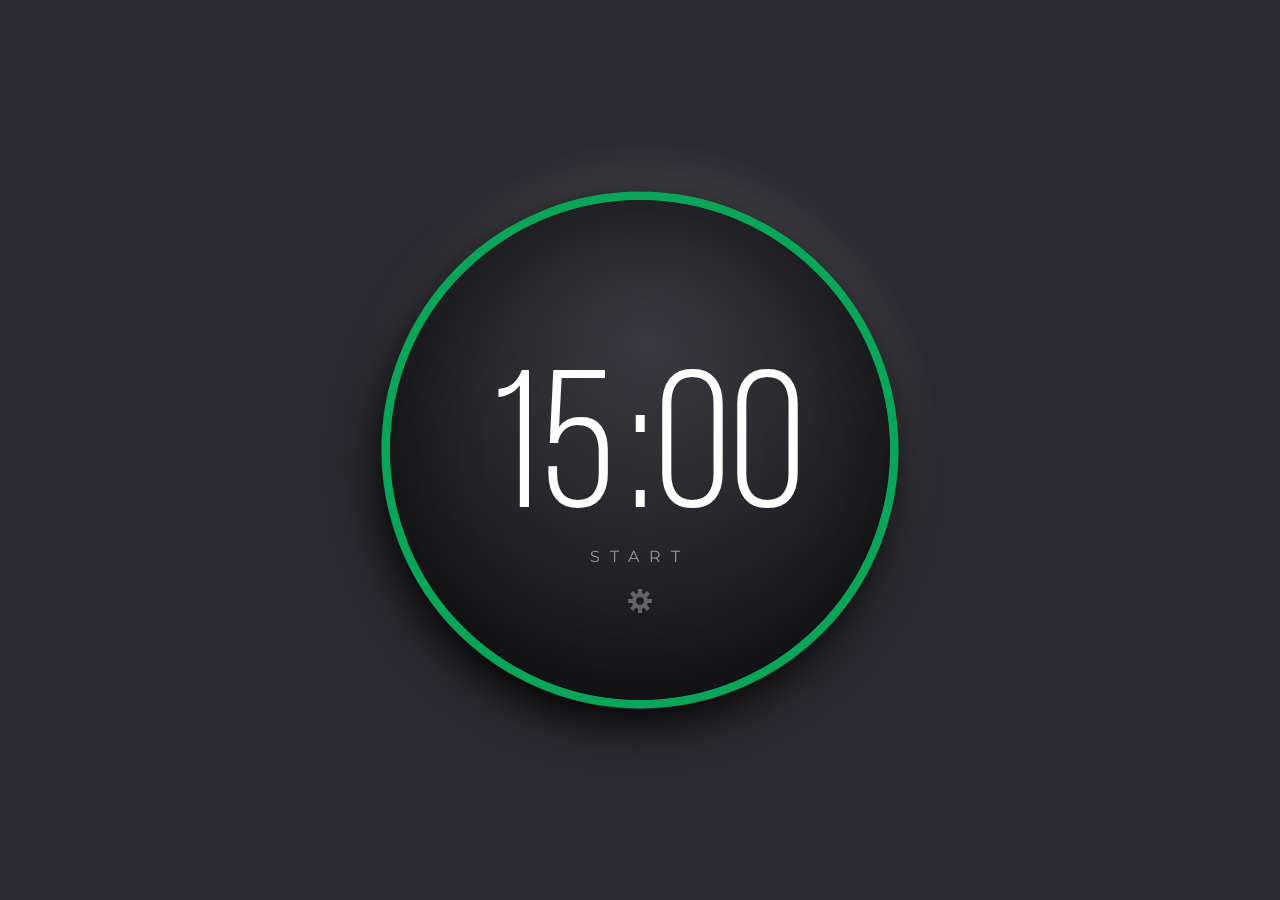
<file: CountDownClock/index.html>
<!DOCTYPE html>
<html lang="en">
  <head>
    <meta charset="UTF-8" />
    <meta http-equiv="X-UA-Compatible" content="IE=edge" />
    <meta name="viewport" content="width=device-width, initial-scale=1.0" />
    <title>01 - Pomodoro || Advent of JavaScript</title>
    <link rel="stylesheet" href="./styles.css" />
  </head>

  <body>
    <div class="wrapper">
      <div class="ring">
        <svg width="518" height="518" viewBox="0 0 518 518">
          <circle stroke-width="9px" x="0" y="y" cx="259" cy="259" r="254" />
        </svg>
      </div>

      <div class="timer">
        <div class="time">
          <div class="minutes">
            <input type="text" value="15" disabled />
          </div>
          <div class="colon">:</div>
          <div class="seconds">
            <input type="text" value="00" max="59" disabled />
          </div>
        </div>
        <button class="start">start</button>
        <button class="settings">
          <img src="images/gear.svg" alt="Settings" />
        </button>
      </div>
    </div>
    <script src="./index.js"></script>
  </body>
</html>
</file>
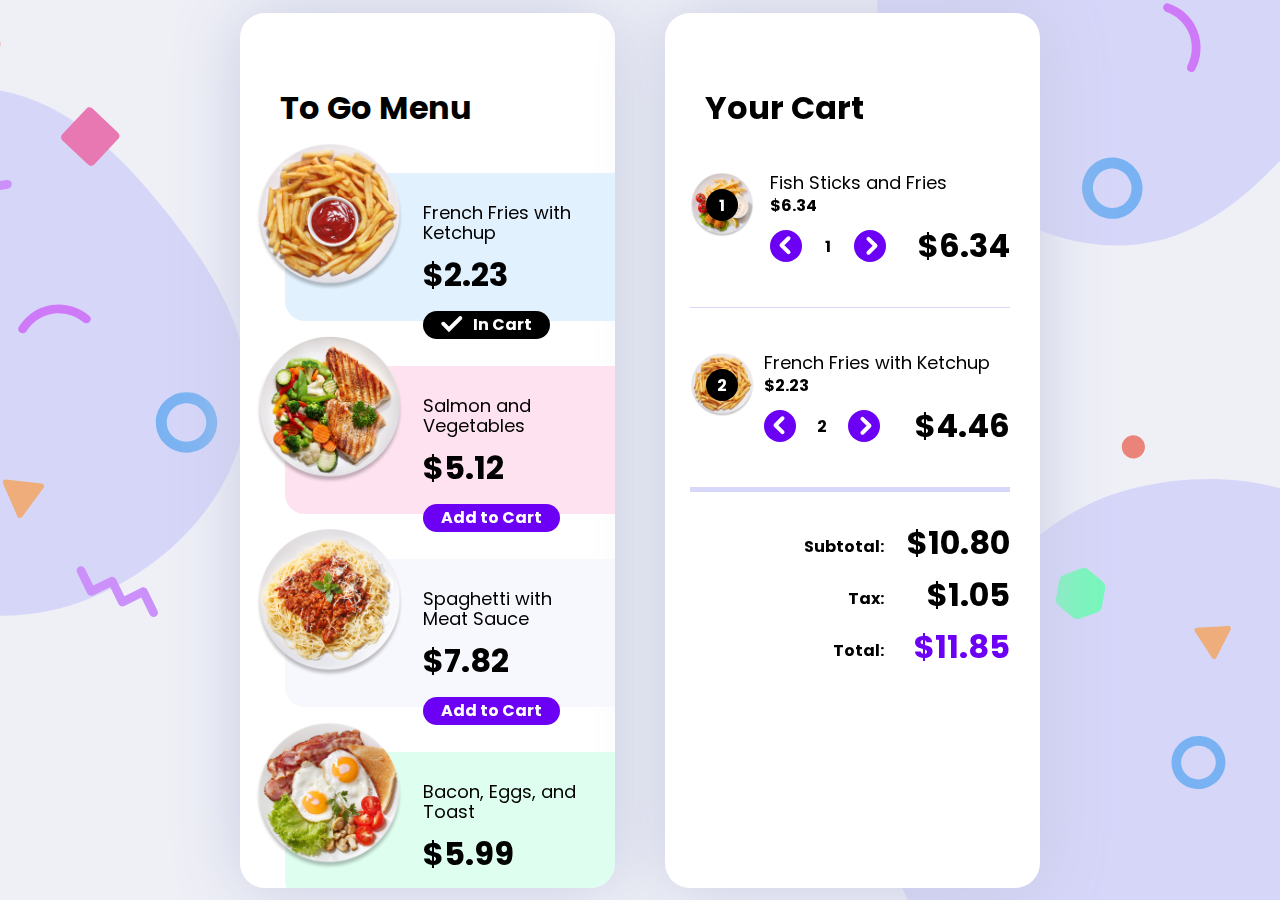
<file: Ecom/index.html>
<!DOCTYPE html>
<html lang="en">
  <head>
    <meta charset="UTF-8" />
    <meta http-equiv="X-UA-Compatible" content="IE=edge" />
    <meta name="viewport" content="width=device-width, initial-scale=1.0" />
    <title>02 - E-Commerce Component || Advent of JavaScript</title>
    <link rel="stylesheet" href="./styles.css" />
  </head>

  <body>
    <div class="wrapper menu">
      <div class="panel">
        <h1>To Go Menu</h1>
        <ul class="menu">
          <li>
            <div class="plate">
              <img
                src="images/plate__french-fries.png"
                alt="French Fries"
                class="plate"
              />
            </div>
            <div class="content">
              <p class="menu-item">French Fries with Ketchup</p>
              <p class="price">$2.23</p>
              <button class="in-cart">
                <img src="images/check.svg" alt="Check" />
                In Cart
              </button>
            </div>
          </li>
          <li>
            <div class="plate">
              <img
                src="images/plate__salmon-vegetables.png"
                alt="Salmon and Vegetables"
                class="plate"
              />
            </div>
            <div class="content">
              <p class="menu-item">Salmon and Vegetables</p>
              <p class="price">$5.12</p>
              <button class="add">Add to Cart</button>
            </div>
          </li>
          <li>
            <div class="plate">
              <img
                src="images/plate__spaghetti-meat-sauce.png"
                alt="Spaghetti Meat Sauce"
                class="plate"
              />
            </div>
            <div class="content">
              <p class="menu-item">Spaghetti with Meat Sauce</p>
              <p class="price">$7.82</p>
              <button class="add">Add to Cart</button>
            </div>
          </li>
          <li>
            <div class="plate">
              <img
                src="images/plate__bacon-eggs.png"
                alt="Bacon, Eggs, and Toast"
                class="plate"
              />
            </div>
            <div class="content">
              <p class="menu-item">Bacon, Eggs, and Toast</p>
              <p class="price">$5.99</p>
              <button class="add">Add to Cart</button>
            </div>
          </li>
          <li>
            <div class="plate">
              <img
                src="images/plate__chicken-salad.png"
                alt="Chicken Salad with Parmesean"
                class="plate"
              />
            </div>
            <div class="content">
              <p class="menu-item">Chicken Salad with Parmesan</p>
              <p class="price">$6.98</p>
              <button class="add">Add to Cart</button>
            </div>
          </li>
          <li>
            <div class="plate">
              <img
                src="images/plate__fish-sticks-fries.png"
                alt="Fish Sticks and Fries"
                class="plate"
              />
            </div>
            <div class="content">
              <p class="menu-item">Fish Sticks and Fries</p>
              <p class="price">$6.34</p>
              <button class="add">Add to Cart</button>
            </div>
          </li>
        </ul>
      </div>

      <div class="panel cart">
        <h1>Your Cart</h1>
        <!-- <p class="empty">Your cart is empty.</p> -->

        <ul class="cart-summary">
          <!-- item 1 -->
          <li>
            <div class="plate">
              <img
                src="images/plate__fish-sticks-fries.png"
                alt="Fish Sticks and Fries"
                class="plate"
              />
              <div class="quantity">1</div>
            </div>
            <div class="content">
              <p class="menu-item">Fish Sticks and Fries</p>
              <p class="price">$6.34</p>
            </div>
            <div class="quantity__wrapper">
              <button class="decrease">
                <img src="images/chevron.svg" />
              </button>
              <div class="quantity">1</div>
              <button class="increase">
                <img src="images/chevron.svg" />
              </button>
            </div>
            <div class="subtotal">$6.34</div>
          </li>

          <!-- item 2 -->
          <li>
            <div class="plate">
              <img
                src="images/plate__french-fries.png"
                alt="French Fries"
                class="plate"
              />
              <div class="quantity">2</div>
            </div>
            <div class="content">
              <p class="menu-item">French Fries with Ketchup</p>
              <p class="price">$2.23</p>
            </div>
            <div class="quantity__wrapper">
              <button class="decrease">
                <img src="images/chevron.svg" />
              </button>
              <div class="quantity">2</div>
              <button class="increase">
                <img src="images/chevron.svg" />
              </button>
            </div>
            <div class="subtotal">$4.46</div>
          </li>
        </ul>

        <div class="totals">
          <div class="line-item">
            <div class="label">Subtotal:</div>
            <div class="amount price subtotal">$10.80</div>
          </div>
          <div class="line-item">
            <div class="label">Tax:</div>
            <div class="amount price tax">$1.05</div>
          </div>
          <div class="line-item total">
            <div class="label">Total:</div>
            <div class="amount price total">$11.85</div>
          </div>
        </div>
      </div>
    </div>
    <script src="app.js"></script>
  </body>
</html>
</file>
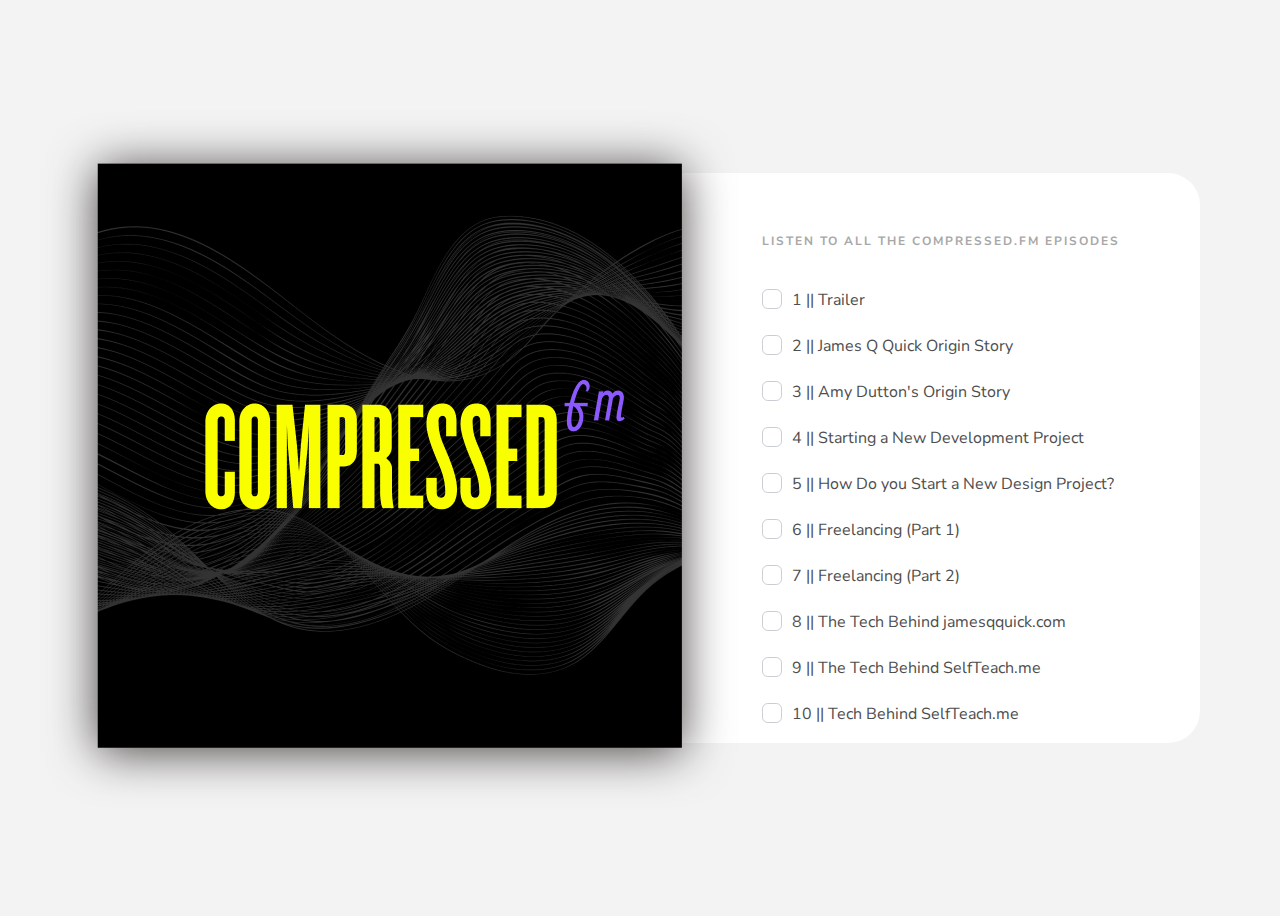
<file: MultipleCheckboxSelections/index.html>
<!DOCTYPE html>
<html lang="en">

<head>
  <meta charset="UTF-8">
  <meta http-equiv="X-UA-Compatible" content="IE=edge">
  <meta name="viewport" content="width=device-width, initial-scale=1.0">
  <title>04 - Multiple Checkboxes || Advent of JavaScript</title>
  <link rel="stylesheet" href="./styles.css" />
</head>

<body>

  <div class="wrapper">
    <div class="cover">
      <img src="./images/podcast-cover.png" alt="Compressed.fm" />
    </div>
    <div class="content">
      <h1>Listen to all the Compressed.fm Episodes</h1>

      <ul class="episodes">
        <li>
          <label for="episode-1">
            <input type="checkbox" name="episode-1" id="episode-1" />
            <span>1 || Trailer</span>
          </label>
        </li>
        <li>
          <label for="episode-2">
            <input type="checkbox" name="episode-2" id="episode-2" />
            <span>2 || James Q Quick Origin Story</span>
          </label>
        </li>
        <li>
          <label for="episode-3">
            <input type="checkbox" name="episode-3" id="episode-3" />
            <span>3 || Amy Dutton's Origin Story</span>
          </label>
        </li>
        <li>
          <label for="episode-4">
            <input type="checkbox" name="episode-4" id="episode-4" />
            <span>4 || Starting a New Development Project</span>
          </label>
        </li>
        <li>
          <label for="episode-5">
            <input type="checkbox" name="episode-5" id="episode-5" />
            <span>5 || How Do you Start a New Design Project?</spa>
          </label>
        </li>
        <li>
          <label for="episode-6">
            <input type="checkbox" name="episode-6" id="episode-6" />
            <span>6 || Freelancing (Part 1)</span>
          </label>
        </li>
        <li>
          <label for="episode-7">
            <input type="checkbox" name="episode-7" id="episode-7" />
            <span>7 || Freelancing (Part 2)</span>
          </label>
        </li>
        <li>
          <label for="episode-8">
            <input type="checkbox" name="episode-8" id="episode-8" />
            <span>8 || The Tech Behind jamesqquick.com</span>
          </label>
        </li>
        <li>
          <label for="episode-9">
            <input type="checkbox" name="episode-9" id="episode-9" />
            <span>9 || The Tech Behind SelfTeach.me</span>
          </label>
        </li>
        <li>
          <label for="episode-10">
            <input type="checkbox" name="episode-10" id="episode-10" />
            <span>10 || Tech Behind SelfTeach.me</spa>
          </label>
        </li>
      </ul>
    </div>
  </div>
  <script src="app.js"></script>
</body>

</html>
</file>
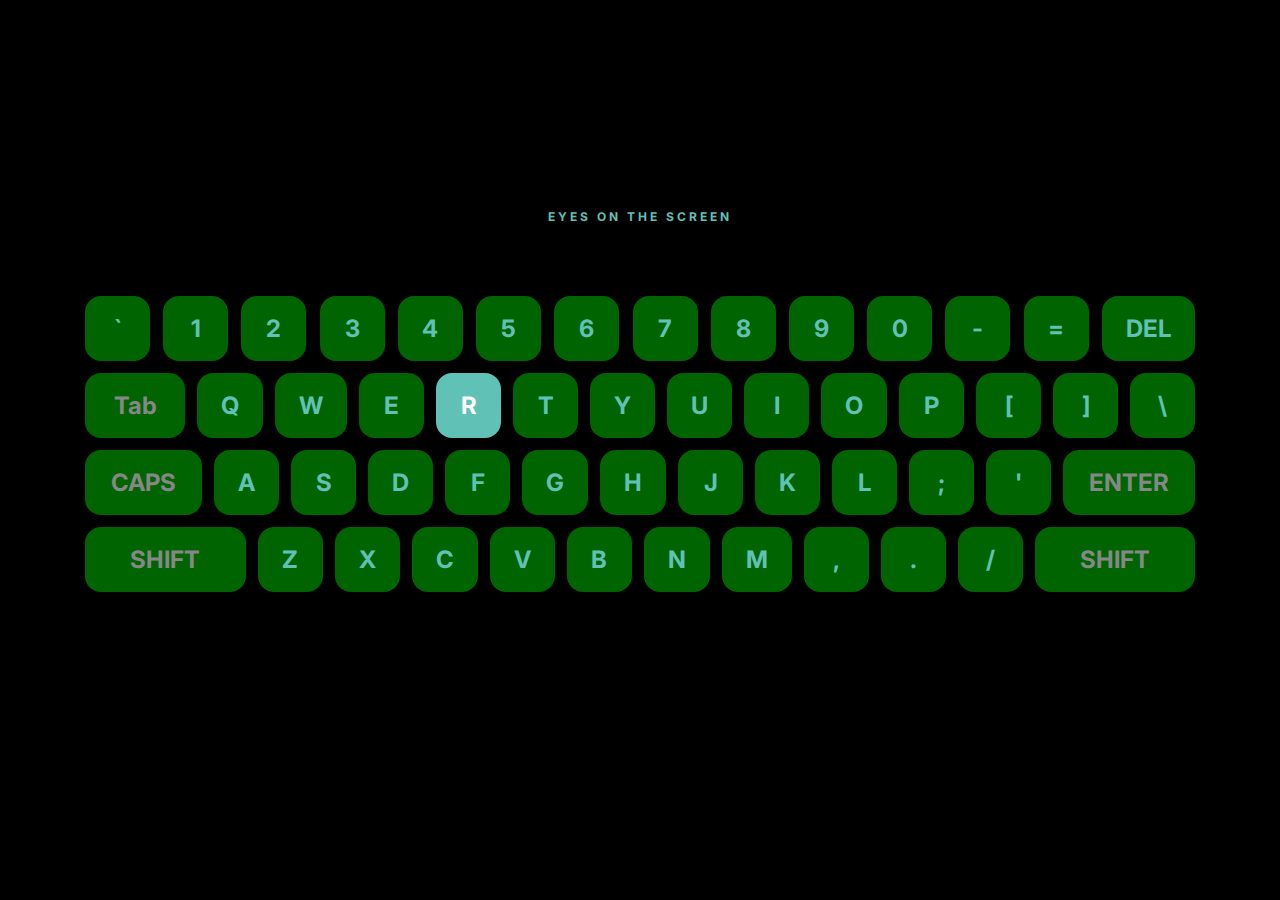
<file: JigglyKeyboard/STARTER-FILES/index.html>
<!DOCTYPE html>
<html lang="en">
  <head>
    <meta charset="UTF-8" />
    <meta http-equiv="X-UA-Compatible" content="IE=edge" />
    <meta name="viewport" content="width=device-width, initial-scale=1.0" />
    <title>04 - Eyes on the Screen || Advent of JavaScript</title>
    <link rel="stylesheet" href="styles.css" />
  </head>

  <body style="background-color: black">
    <div class="keyboard">
      <h1>Eyes on the Screen</h1>
      <div class="row">
        <button class="key" data-key="`">`</button>
        <button class="key" data-key="1">1</button>
        <button class="key" data-key="2">2</button>
        <button class="key" data-key="3">3</button>
        <button class="key" data-key="4">4</button>
        <button class="key" data-key="5">5</button>
        <button class="key" data-key="6">6</button>
        <button class="key" data-key="7">7</button>
        <button class="key" data-key="8">8</button>
        <button class="key" data-key="9">9</button>
        <button class="key" data-key="0">0</button>
        <button class="key" data-key="-">-</button>
        <button class="key" data-key="=">=</button>
        <button class="key" data-key="BACKSPACE">DEL</button>
      </div>
      <div class="row">
        <button class="key utility" data-key="TAB">Tab</button>
        <button class="key" data-key="Q">Q</button>
        <button class="key" data-key="W">W</button>
        <button class="key" data-key="E">E</button>
        <button class="key jiggle" data-key="R">R</button>
        <button class="key" data-key="T">T</button>
        <button class="key" data-key="Y">Y</button>
        <button class="key" data-key="U">U</button>
        <button class="key" data-key="I">I</button>
        <button class="key" data-key="O">O</button>
        <button class="key" data-key="P">P</button>
        <button class="key" data-key="[">[</button>
        <button class="key" data-key="]">]</button>
        <button class="key" data-key="\">\</button>
      </div>
      <div class="row">
        <button class="key utility" data-key="CAPSLOCK">CAPS</button>
        <button class="key" data-key="A">A</button>
        <button class="key" data-key="S">S</button>
        <button class="key" data-key="D">D</button>
        <button class="key" data-key="F">F</button>
        <button class="key" data-key="G">G</button>
        <button class="key" data-key="H">H</button>
        <button class="key" data-key="J">J</button>
        <button class="key" data-key="K">K</button>
        <button class="key" data-key="L">L</button>
        <button class="key" data-key=";">;</button>
        <button class="key" data-key="'">'</button>
        <button class="key utility" data-key="ENTER">ENTER</button>
      </div>
      <div class="row">
        <button class="key utility" data-key="SHIFT">SHIFT</button>
        <button class="key" data-key="Z">Z</button>
        <button class="key" data-key="X">X</button>
        <button class="key" data-key="C">C</button>
        <button class="key" data-key="V">V</button>
        <button class="key" data-key="B">B</button>
        <button class="key" data-key="N">N</button>
        <button class="key" data-key="M">M</button>
        <button class="key" data-key=",">,</button>
        <button class="key" data-key=".">.</button>
        <button class="key" data-key="/">/</button>
        <button class="key utility" data-key="SHIFT">SHIFT</button>
      </div>
    </div>
    <script src="app.js"></script>
  </body>
</html>
</file>
<file: CountDownClock/styles.css>
@import url('https://fonts.googleapis.com/css2?family=Montserrat:wght@700&display=swap');

@font-face {
  font-family: "bebas";
  src: url('./fonts/bebasneue-book-webfont.woff') format('woff'),
      url('./fonts/bebasneue-book-webfont.woff2') format('woff2');
}

body {
  align-items: center;
  background: #2B2A30;
  display: flex;
  justify-content: center;
  margin: 0;
  min-height: 100vh;
  min-width: 100vw;
  padding: 0;
}

/* outer glow */
.wrapper {
  align-items: center;
  border-radius: 50%;
  box-shadow: -5px 14px 44px #000000, 5px -16px 50px rgba(255, 255, 255, 0.15);
  display: flex;
  height: 518px;
  justify-content: center;
  position: relative;
  width: 518px;
}

.ring {
  position: absolute;
  left: 0;
  stroke: #09A65A;
  top: 0;
  z-index: 1;
}

.ring.ending circle {
  stroke: #900A0A;
}

/* inner circle */
.timer {
  align-items: center;
  background: radial-gradient(71.4% 71.4% at 51.7% 28.6%, #3A393F 0%, #17171A 100%);
  border-radius: 50%;
  box-shadow: inset 0px 0px 114px rgba(0, 0, 0, 0.45);
  color: white;
  display: flex;
  flex-direction: column;
  height: 500px;
  justify-content: center;
  position: relative;
  width: 500px;
  z-index: 2;
}

/* actual time */
.time {
  display: flex;
  font-family: "bebas";
  font-size: 196px;
  margin: 30px auto;
  position: relative;
  top: 30px;
}

input[type="text"] {
  border: 0;
  border-bottom: 1px dashed white;
  background: none;
  color: white;
  font-family: "bebas";
  font-size: 196px;
  height: 170px;
  width: 150px;
  text-align: center;
  outline: none;
}

input[type=text]:disabled {
  border-bottom: none;
}

.start {
  cursor: pointer;
  font-family: 'Montserrat', sans-serif;
  font-size: 16px;
  letter-spacing: 10px;
  line-height: 20px;
  background: none;
  color: white;
  opacity: .5;
  border: none;
  text-transform: uppercase;
  margin-bottom: 20px;
}

.start:hover {
  opacity: 1;
}

.settings {
  border: none;
  background: none;
  cursor: pointer;
  opacity: 0.3;
}

.settings:hover {
  opacity: 1;
}
</file>
<file: Ecom/styles.css>
@import url('https://fonts.googleapis.com/css2?family=Poppins:wght@400;700&display=swap');

body {
  background: url('images/bg__left.svg') left 10% no-repeat,
    url('images/bg__top-right.svg') right top no-repeat,
    #EFF0F6 url('images/bg__btm-right.svg') right bottom no-repeat;
  font-family: 'Poppins', sans-serif;
  margin: 0;
  padding: 0;
  min-height: 100%;
  min-width: 100%;
}

.wrapper {
  align-items: center;
  display: flex;
  justify-content: center;
  width: 100vw;
  gap: 50px;
  height: 100vh;
}

.panel {
  background: white;
  border-radius: 25px;
  box-sizing: border-box;
  box-shadow: 0px 0px 70px #C7CBE3;
  height: 875px;
  padding-top: 50px;
  overflow-y: scroll;
  width: 375px;
}

h1 {
  padding-left: 40px;
  font-size: 2rem;
  font-weight: bold;
  padding-bottom: 20px;
}

ul {
  list-style-type: none;
  margin: 0;
  padding: 0;
}

ul.menu li {
  margin-left: 15px;
  display: flex;
  padding-right: 30px;
  position: relative;
  gap: 20px;
  margin-bottom: 45px;
}

ul.menu li:nth-child(4n + 1):before {
  --background: #e1f1fe
}

ul.menu li:nth-child(4n + 2):before {
  --background: #ffe2f0
}

ul.menu li:nth-child(4n + 3):before {
  --background: #f7f7fe
}

ul.menu li:nth-child(4n + 4):before {
  --background: #defef0
}

ul.menu li:before {
  background: var(--background);
  border-bottom-left-radius: 20px;
  border-top-left-radius: 20px;
  content: '';
  display: block;
  width: 100%;
  height: 100%;
  position: absolute;
  left: 30px;
  top: 0;
  z-index: 1;
}

ul.menu .plate {
  height: 148px;
  width: 148px;
  position: relative;
  z-index: 2;
  top: -15px;
}

ul.menu .content {
  padding-top: 30px;
  position: relative;
  width: 100%;
  z-index: 3;
}

.menu-item {
  font-size: 1.125rem;
  line-height: 20px;
  margin: 0 0 16px 0;
  padding: 0;
}

.price,
.subtotal{
  font-size: 2rem;
  line-height: 1;
  font-weight: bold;
}

ul.menu .price {
  margin: 0 0 20px 0;
  padding: 0;
}

button {
  background: #6B00F5;
  border: none;
  cursor: pointer;
  font-family: 'Poppins', sans-serif;
  border-radius: 20px;
  padding: 4px 18px;
  font-size: 1rem;
  color: white;
  font-weight: bold;
  line-height: 1.2;
  display: flex;
  align-items: center;
  justify-content: center;
  gap: 10px;
}

ul.menu button {
  position: absolute;
}

button.in-cart {
  background: black;
}

.cart p.empty {
  padding-left: 40px;
}

.cart-summary {
  border-bottom: 5px solid #D7D7F9;
  margin: 0 30px 0 25px;
}

.cart-summary li {
  display: grid;
  grid-template-areas: "plate content content"
    "plate quantity price";
}

.cart-summary .menu-item {
  margin-bottom: 5px;
}

.cart-summary p {
  margin-bottom: 0;
}

.cart-summary .price {
  margin: 0 0 16px 0;
  font-size: 1rem;
}

.cart .plate {
  position: relative;
  height: 64px;
  width: 64px;
  display: flex;
  align-items: center;
  justify-content: center;
  grid-area: plate;
}

.cart .plate img {
  height: 64px;
  width: 64px;
  position: absolute;
  left: 0;
  top: 0;
  z-index: 1;
}

.cart-summary .content {
  grid-area: content;
}

.cart .quantity {
  background: black;
  color: white;
  font-size: 1rem;
  grid-area: quantity;
  font-weight: bold;
  border-radius: 50%;
  height: 32px;
  width: 32px;
  display: flex;
  align-items: center;
  justify-content: center;
  z-index: 2;
}

.quantity__wrapper {
  display: flex;
  gap: 10px;
}

.quantity__wrapper .quantity {
  background: none;
  color: black;
}

.decrease,
.increase {
  padding: 0;
  height: 32px;
  width: 32px;
  display: block;
}

.decrease:hover,
.increase:hover {
  background: black;
}

.decrease img {
  top: 1px;
  position: relative;
  left: -1px;
}

.increase img {
  transform: rotate(180deg);
  position: relative;
  top: 1px;
  left: 2px;
}

.cart-summary li {
  border-bottom: 1px solid #D7D7F9;
  margin-bottom: 45px;
  padding-bottom: 45px;
}

.cart-summary li:last-child {
  border-bottom: 0;
  padding-bottom: 0;
}

.cart-summary li .subtotal {
  text-align: right;
}

.totals {
  padding: 35px 30px;
}

.line-item {
  display: flex;
  align-items: flex-end;
  text-align: right;
  margin-bottom: 20px;
}

.line-item .label {
  font-size: 1rem;
  font-weight: bold;
  width: 60%;
}

.line-item .amount {
  width: 40%;
}

.line-item.total .price {
  color: #6B00F5;
}
</file>
<file: MultipleCheckboxSelections/styles.css>
@import url('https://fonts.googleapis.com/css2?family=Nunito+Sans:wght@400;700&display=swap');

body {
  background: #F3F3F3;
  color: #4E4E4E;
  min-width: 100vw;
  min-height: 100vh;
  display: flex;
  align-items: center;
  font-family: 'Nunito Sans', sans-serif;
  justify-content: center;
}

.wrapper {
  display: flex;
  align-items: center;
}

.cover {
  filter: drop-shadow(0px 4px 24px #453F3F);
}

.content {
  background: white;
  border-top-right-radius: 32px;
  border-bottom-right-radius: 32px;
  padding: 60px 80px;
  height: 450px;
  overflow-y: scroll;
}

h1 {
  font-weight: bold;
  font-size: .75rem;
  letter-spacing: 2px;
  text-transform: uppercase;
  color: #A7A7A7;
  margin: 0 0 40px 0;
  padding: 0;
}

input[type="checkbox"] {
  display: none;
}

ul {
  list-style-type: none;
  margin: 0;
  padding: 0;
}

li {
  margin-bottom: 24px;
  font-size: 1rem;
}

label {
  cursor: pointer;
}

input[type="checkbox"] + span {
  background: url('./images/checkbox--unchecked.svg') left top no-repeat;
  background-size: 20px 20px;
  min-height: 20px;
  padding-left: 30px;
}

input[type="checkbox"]:checked + span {
  background-image: url('images/checkbox--checked.svg');
  text-decoration: line-through;
  color: #C9CDD1;
}

button {
  background: #8C59FF;
  border: none;
  border-radius: 24px;
  text-transform: uppercase;
  font-family: 'Nunito Sans', sans-serif;
  font-weight: bold;
  padding: 8px 25px;
  color: white;
  line-height: 1;
  letter-spacing: 2px;
  cursor: pointer;
}

button:hover {
  background: #543599;
}
</file>
<file: JigglyKeyboard/STARTER-FILES/styles.css>
@import url("https://fonts.googleapis.com/css2?family=Inter:wght@700&display=swap");

body {
  align-items: center;
  display: flex;
  justify-content: center;
  min-height: 100vh;
  min-width: 100vw;
  margin: 0;
  padding: 0;
}

.keyboard {
  padding: 45px 50px;
  border-radius: 50px;
  position: relative;
}

h1 {
  color: #60c1b6;
  font-family: "Inter", sans-serif;
  text-transform: uppercase;
  letter-spacing: 3px;
  font-weight: bold;
  font-size: 0.75rem;
  text-align: center;
  position: absolute;
  top: -50px;
  left: 50%;
  width: 100vw;
  transform: translateX(-50%);
}

.row {
  display: flex;
  justify-content: space-between;
  gap: 12px;
  margin-bottom: 12px;
  width: 1110px;
}

.key {
  background: darkgreen;
  box-shadow: 0px 1px 8px rgba(0, 0, 0, 0.05);
  border: none;
  border-radius: 16px;
  color: #60c1b6;
  cursor: pointer;
  display: flex;
  font-family: "Inter", sans-serif;
  font-size: 1.5rem;
  font-weight: bold;
  justify-content: center;
  min-width: 65px;
  align-items: center;
  padding: 18px 24px;
  height: 65px;
  box-sizing: border-box;
}

.utility {
  color: #868888;
  flex: auto;
}

.key:hover {
  background: #ffd200;
  color: black;
}

.jiggle {
  animation: jiggle 1s;
  animation-iteration-count: infinite;
  background: #60c1b6;
  color: white;
}

@keyframes jiggle {
  0% {
    transform: translate(1px, 1px) rotate(0deg);
  }
  10% {
    transform: translate(-1px, -2px) rotate(-1deg);
  }
  20% {
    transform: translate(-3px, 0px) rotate(1deg);
  }
  30% {
    transform: translate(3px, 2px) rotate(0deg);
  }
  40% {
    transform: translate(1px, -1px) rotate(1deg);
  }
  50% {
    transform: translate(-1px, 2px) rotate(-1deg);
  }
  60% {
    transform: translate(-3px, 1px) rotate(0deg);
  }
  70% {
    transform: translate(3px, 1px) rotate(-1deg);
  }
  80% {
    transform: translate(-1px, -1px) rotate(1deg);
  }
  90% {
    transform: translate(1px, 2px) rotate(0deg);
  }
  100% {
    transform: translate(1px, -2px) rotate(-1deg);
  }
}
</file>
